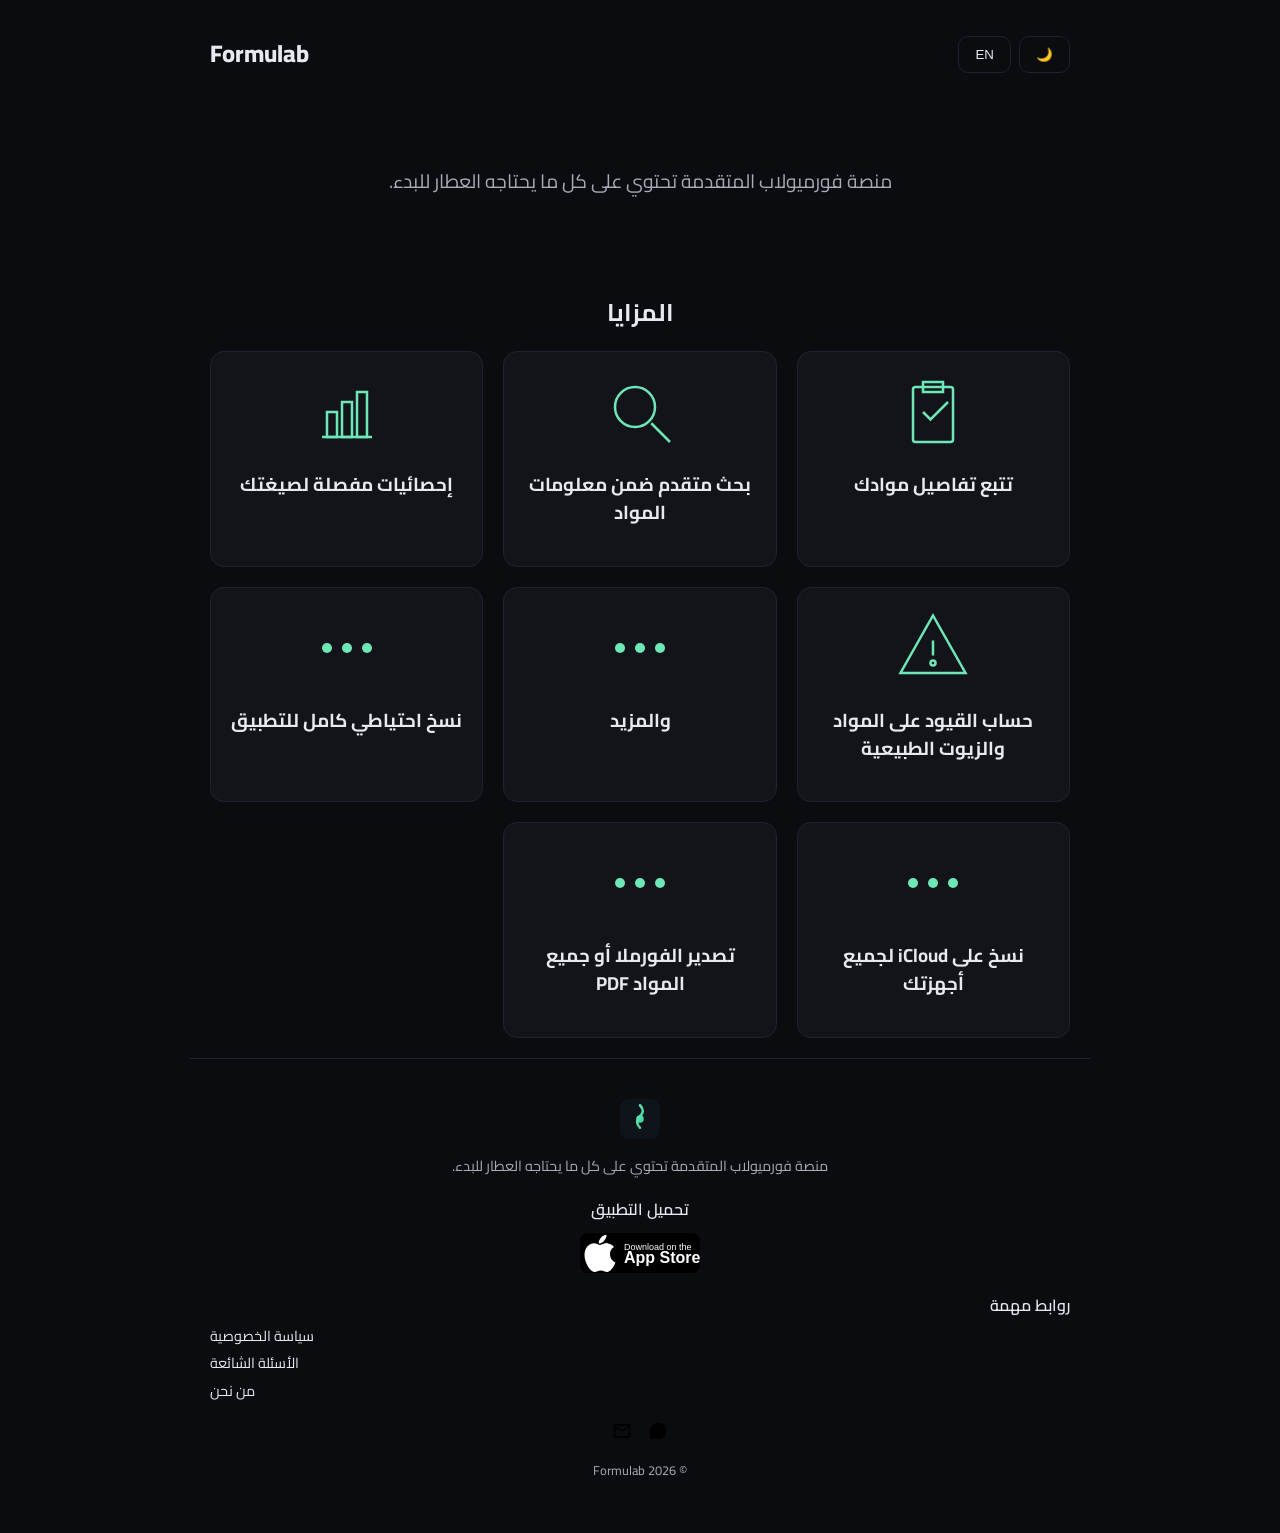
<file: index.html>
<!doctype html>
<html lang="en">
<head>
  <meta charset="utf-8" />
  <meta name="viewport" content="width=device-width, initial-scale=1" />
  <title>Formulab</title>
  <meta name="description" content="The advanced FORMULAB platform has everything a perfumer needs to get started." />
  <link href="https://fonts.googleapis.com/css2?family=Cairo:wght@400;600;800&display=swap" rel="stylesheet">
  <link rel="stylesheet" href="styles.css" />
</head>
<body>
  <header class="header container">
    <h1 class="brand">Formulab</h1>
    <div class="header-actions">
      <button id="themeToggle" class="btn outline" aria-label="Toggle theme">🌙</button>
      <button id="langToggle" class="btn outline">EN</button>
    </div>
  </header>
  <main id="main">
    <section class="hero container">
      <p class="lead" data-i18n="hero.lead">The advanced FORMULAB platform has everything a perfumer needs to get started.</p>
    </section>
    <section class="features container" id="features">
      <h2 data-i18n="features.header">Features</h2>
      <div class="grid">
        <article class="feature">
          <img src="assets/feature-track.svg" alt="Track your material details" />
          <h3 data-i18n="feature.track">Track your material details</h3>
        </article>
        <article class="feature">
          <img src="assets/feature-search.svg" alt="Advanced search within material information" />
          <h3 data-i18n="feature.search">Advanced search within material information</h3>
        </article>
        <article class="feature">
          <img src="assets/feature-stats.svg" alt="Detailed statistics for your formula" />
          <h3 data-i18n="feature.stats">Detailed statistics for your formula</h3>
        </article>
        <article class="feature">
          <img src="assets/feature-restrictions.svg" alt="Calculation of restrictions on materials and natural oils" />
          <h3 data-i18n="feature.restrictions">Calculation of restrictions on materials and natural oils</h3>
        </article>
        <article class="feature">
          <img src="assets/feature-more.svg" alt="and more" />
          <h3 data-i18n="feature.more">and more</h3>
        </article>
        <article class="feature">
          <img src="assets/feature-more.svg" alt="Full app backup" />
          <h3 data-i18n="feature.backup">Full app backup</h3>
        </article>
        <article class="feature">
          <img src="assets/feature-more.svg" alt="iCloud backup across all your devices" />
          <h3 data-i18n="feature.icloud">iCloud backup across all your devices</h3>
        </article>
        <article class="feature">
          <img src="assets/feature-more.svg" alt="Export formula or all materials as PDF" />
          <h3 data-i18n="feature.export">Export formula or all materials as PDF</h3>
        </article>
      </div>
    </section>
  </main>
  <footer class="site-footer container">
    <img src="assets/logo.svg" alt="Formulab" class="footer-logo" />
    <p class="footer-desc" data-i18n="footer.description">The advanced FORMULAB platform has everything a perfumer needs to get started.</p>
    <div class="download">
      <p class="download-title" data-i18n="footer.download">Download the app</p>
      <div class="download-links">
        <a href="#" id="appStoreLink"><img src="assets/appstore-badge.svg" alt="App Store" /></a>
      </div>
    </div>
  <p class="footer-pages-title" data-i18n="footer.linksTitle">روابط مهمة</p>
  <nav class="footer-pages" id="footerPages"></nav>
    <div class="footer-social">
      <a id="whatsLink" href="https://wa.me/966596204057" target="_blank" rel="noopener" aria-label="WhatsApp">
        <img src="assets/whatsapp.svg" alt="WhatsApp" />
      </a>
      <a id="mailLink" href="mailto:allbdrii99@gmail.com" aria-label="Email">
        <img src="assets/mail.svg" alt="Email" />
      </a>
    </div>
    <p class="footer-copy">© <span id="year"></span> Formulab</p>
  </footer>
  <script src="config.js"></script>
  <script src="main.js"></script>
  <script>
    const yearEl = document.getElementById('year');
    if (yearEl) yearEl.textContent = new Date().getFullYear();
  </script>

</body>
</html>
</file>
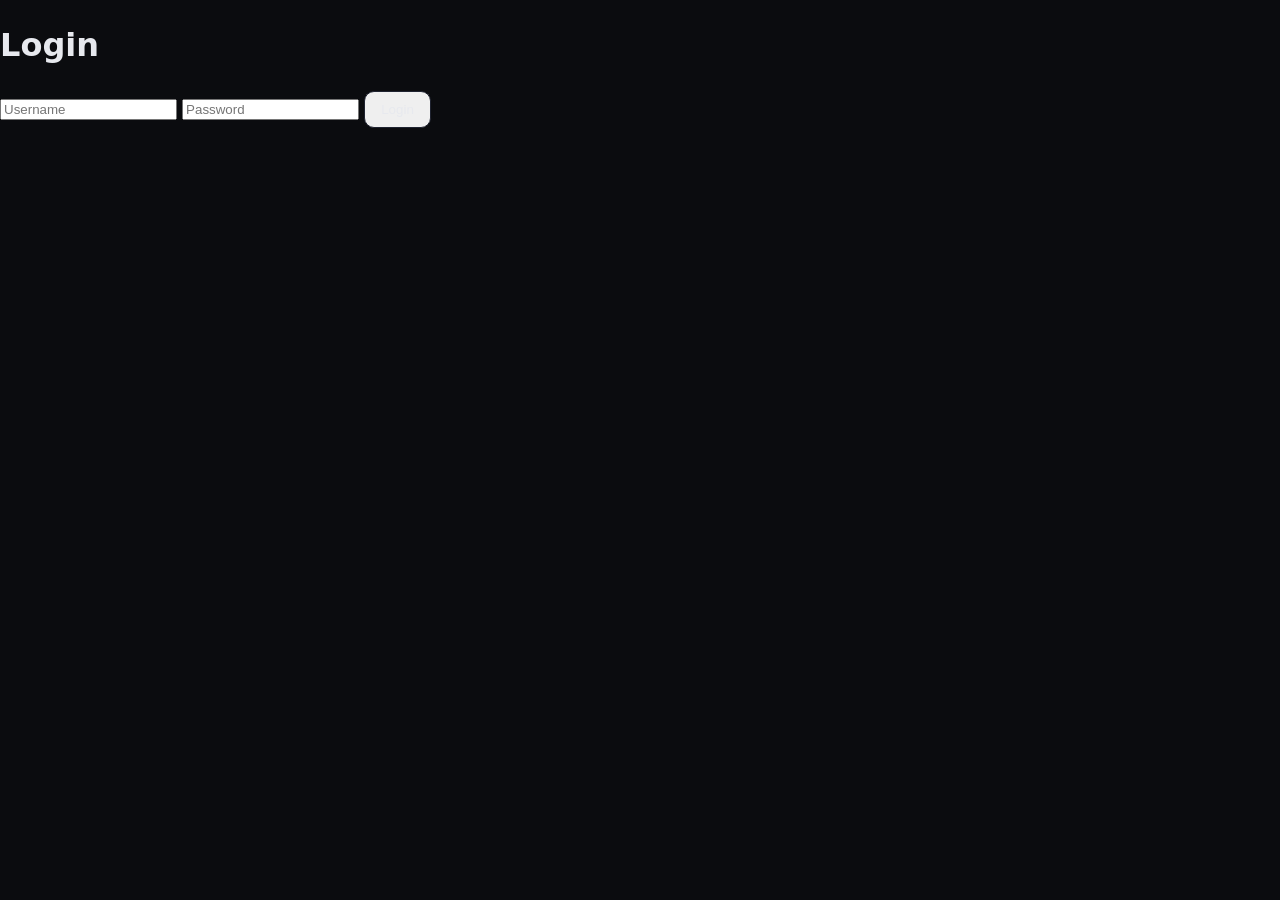
<file: admin.html>
<!doctype html>
<html lang="en">
<head>
  <meta charset="utf-8" />
  <meta name="viewport" content="width=device-width, initial-scale=1" />
  <title>Admin Panel</title>
  <link rel="stylesheet" href="styles.css" />
</head>
<body>
  <div id="login">
    <h1>Login</h1>
    <form id="loginForm">
      <input type="text" id="username" placeholder="Username" required />
      <input type="password" id="password" placeholder="Password" required />
      <button type="submit" class="btn">Login</button>
    </form>
  </div>
  <div id="panel" style="display:none;">
    <h1>Control Panel</h1>
    <section>
      <label>Site name<br><input id="siteName" type="text" /></label><br>
      <label>Site icon URL<br><input id="siteIcon" type="text" /></label><br>
      <label>WhatsApp link<br><input id="whatsapp" type="text" /></label><br>
      <label>Email link<br><input id="email" type="text" /></label>
    </section>
    <section>
      <h2>Important pages</h2>
      <div id="pagesContainer"></div>
      <button id="addPage" class="btn">Add page</button>
    </section>
    <button id="saveConfig" class="btn">Save</button>
  </div>
  <script src="config.js"></script>
  <script src="admin.js"></script>
</body>
</html>
</file>
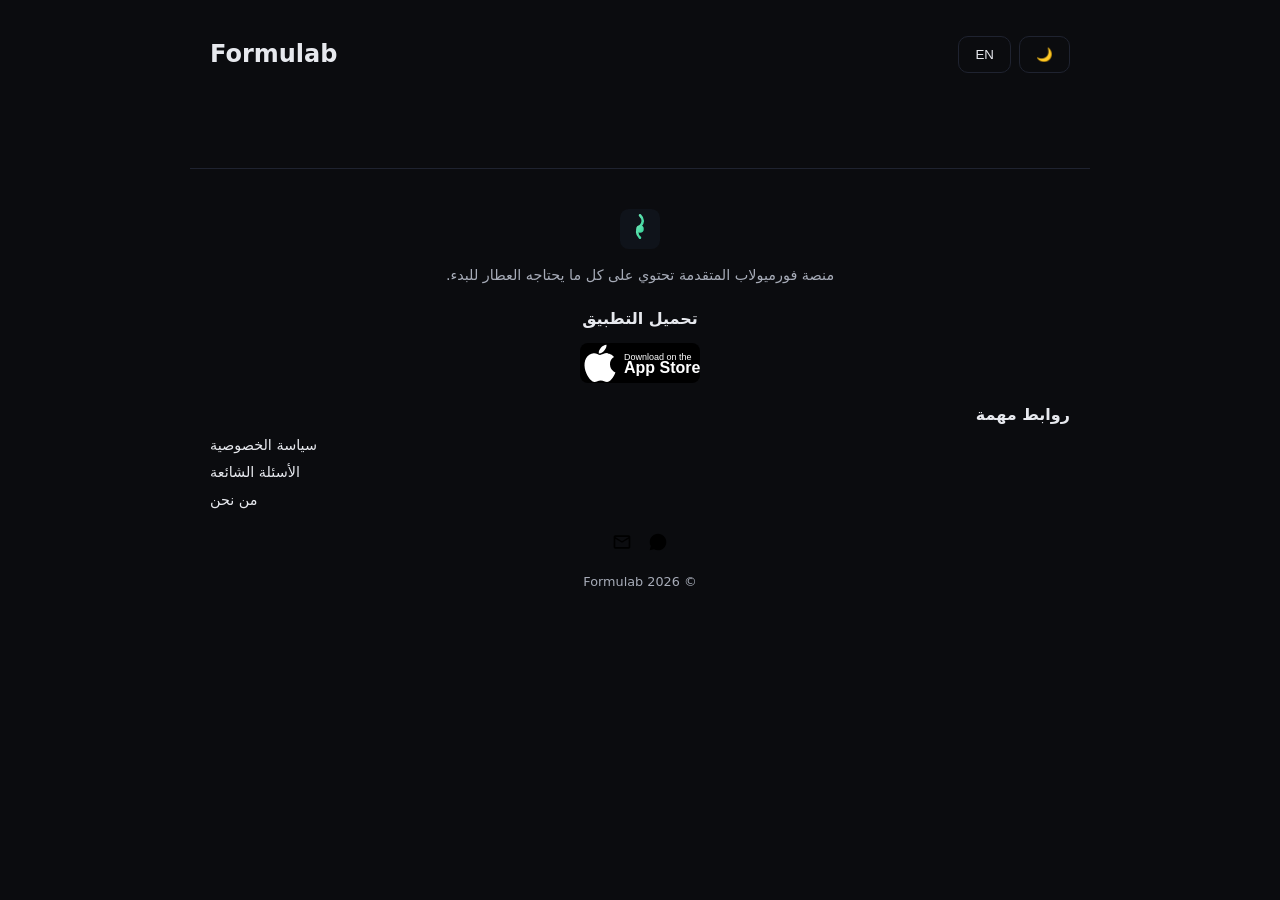
<file: page.html>
<!doctype html>
<html lang="en">
<head>
  <meta charset="utf-8" />
  <meta name="viewport" content="width=device-width, initial-scale=1" />
  <title>Page</title>
  <link rel="stylesheet" href="styles.css" />
</head>
<body>
  <header class="header container">
    <h1 class="brand">Formulab</h1>
    <div class="header-actions">
      <button id="themeToggle" class="btn outline" aria-label="Toggle theme">🌙</button>
      <button id="langToggle" class="btn outline">EN</button>
    </div>
  </header>
  <main class="container">
    <h2 id="pageTitle"></h2>
    <div id="pageContent"></div>
  </main>
  <footer class="site-footer container">
    <img src="assets/logo.svg" alt="Formulab" class="footer-logo" />
    <p class="footer-desc" data-i18n="footer.description">The advanced FORMULAB platform has everything a perfumer needs to get started.</p>
    <div class="download">
      <p class="download-title" data-i18n="footer.download">Download the app</p>
      <div class="download-links">
        <a href="#" id="appStoreLink"><img src="assets/appstore-badge.svg" alt="App Store" /></a>
      </div>
    </div>
    <p class="footer-pages-title" data-i18n="footer.linksTitle">Important links</p>
    <nav class="footer-pages" id="footerPages"></nav>
    <div class="footer-social">
      <a id="whatsLink" href="https://wa.me/966596204057" target="_blank" rel="noopener" aria-label="WhatsApp">
        <img src="assets/whatsapp.svg" alt="WhatsApp" />
      </a>
      <a id="mailLink" href="mailto:allbdrii99@gmail.com" aria-label="Email">
        <img src="assets/mail.svg" alt="Email" />
      </a>
    </div>
    <p class="footer-copy">© <span id="year"></span> Formulab</p>
  </footer>
  <script src="config.js"></script>
  <script src="main.js"></script>
  <script>
    document.addEventListener('DOMContentLoaded', () => {
      const params = new URLSearchParams(location.search);
      const slug = params.get('slug');
      const cfg = loadConfig();
      const page = cfg.pages.find(p => p.slug === slug);
      if (page) {
        const title = page.titles[currentLang] || page.titles.en || '';
        const content = page.contents[currentLang] || page.contents.en || '';
        document.getElementById('pageTitle').textContent = title;
        document.getElementById('pageContent').innerHTML = content;
      }
    });
  </script>
</body>
</html>
</file>
<file: styles.css>
:root{--bg:#0b0c0f;--fg:#e7e9ee;--muted:#a7acb8;--primary:#6ee7b7;--card:#12141a;--border:#1f2330}
*{box-sizing:border-box}

body{margin:0;background:var(--bg);color:var(--fg);font-family:'Cairo',system-ui,Arial,sans-serif;line-height:1.5}
img{max-width:100%;height:auto;display:block}
.container{max-width:900px;margin-inline:auto;padding:20px}
.header{display:flex;justify-content:space-between;align-items:center;padding-block:20px}
.header-actions{display:flex;gap:8px}
.brand{font-size:1.5rem;font-weight:800}
html[dir='rtl'] .header{flex-direction:row-reverse}
.hero{text-align:center;padding-block:40px}
.lead{font-size:1.2rem;color:var(--muted)}
.features h2{text-align:center}
.features .grid{display:grid;grid-template-columns:repeat(3,1fr);gap:20px;margin-top:20px}
.feature{text-align:center;background:var(--card);border:1px solid var(--border);border-radius:14px;padding:20px}
.feature img{width:80px;margin-inline:auto;margin-bottom:12px}
.contact{text-align:center;padding-block:40px}
.contact-links{display:flex;gap:16px;justify-content:center;margin-top:20px;flex-wrap:wrap}
.btn{display:inline-flex;align-items:center;justify-content:center;padding:10px 16px;border-radius:10px;border:1px solid var(--border);text-decoration:none;color:inherit}
.btn.outline{background:transparent}
@media(max-width:768px){.features .grid{grid-template-columns:repeat(2,1fr)}}
@media(max-width:480px){.features .grid{grid-template-columns:1fr}}

/* footer */
.site-footer{display:block;text-align:center;padding-block:40px;border-top:1px solid var(--border)}
.footer-logo{width:40px;margin:0 auto 16px}
.footer-desc{max-width:600px;margin:0 auto 20px;color:var(--muted);font-size:.9rem}
.download{margin-bottom:20px}
.download-title{margin-bottom:12px;font-weight:600}
.download-links{display:flex;gap:12px;justify-content:center;flex-wrap:wrap}
.download-links img{height:40px}
.footer-pages-title{margin-bottom:8px;font-weight:600}
.footer-pages{display:flex;flex-direction:column;gap:6px;width:100%;margin-bottom:20px;font-size:.9rem}
.footer-pages a{text-decoration:none;color:inherit}
html[dir='rtl'] .footer-pages{align-items:flex-end;text-align:right}
html[dir='ltr'] .footer-pages{align-items:flex-start;text-align:left}
html[dir='rtl'] .footer-pages-title{text-align:right}
html[dir='ltr'] .footer-pages-title{text-align:left}
.footer-social{display:flex;gap:16px;justify-content:center;margin-bottom:20px}
.footer-social a{color:inherit;display:inline-flex}
.footer-social svg,.footer-social img{width:20px;height:20px}
.footer-copy{margin-top:20px;color:var(--muted);font-size:.8rem}

/* light theme */
body.light{--bg:#ffffff;--fg:#0b0c0f;--muted:#555;--card:#f5f5f5;--border:#ddd}
</file>
